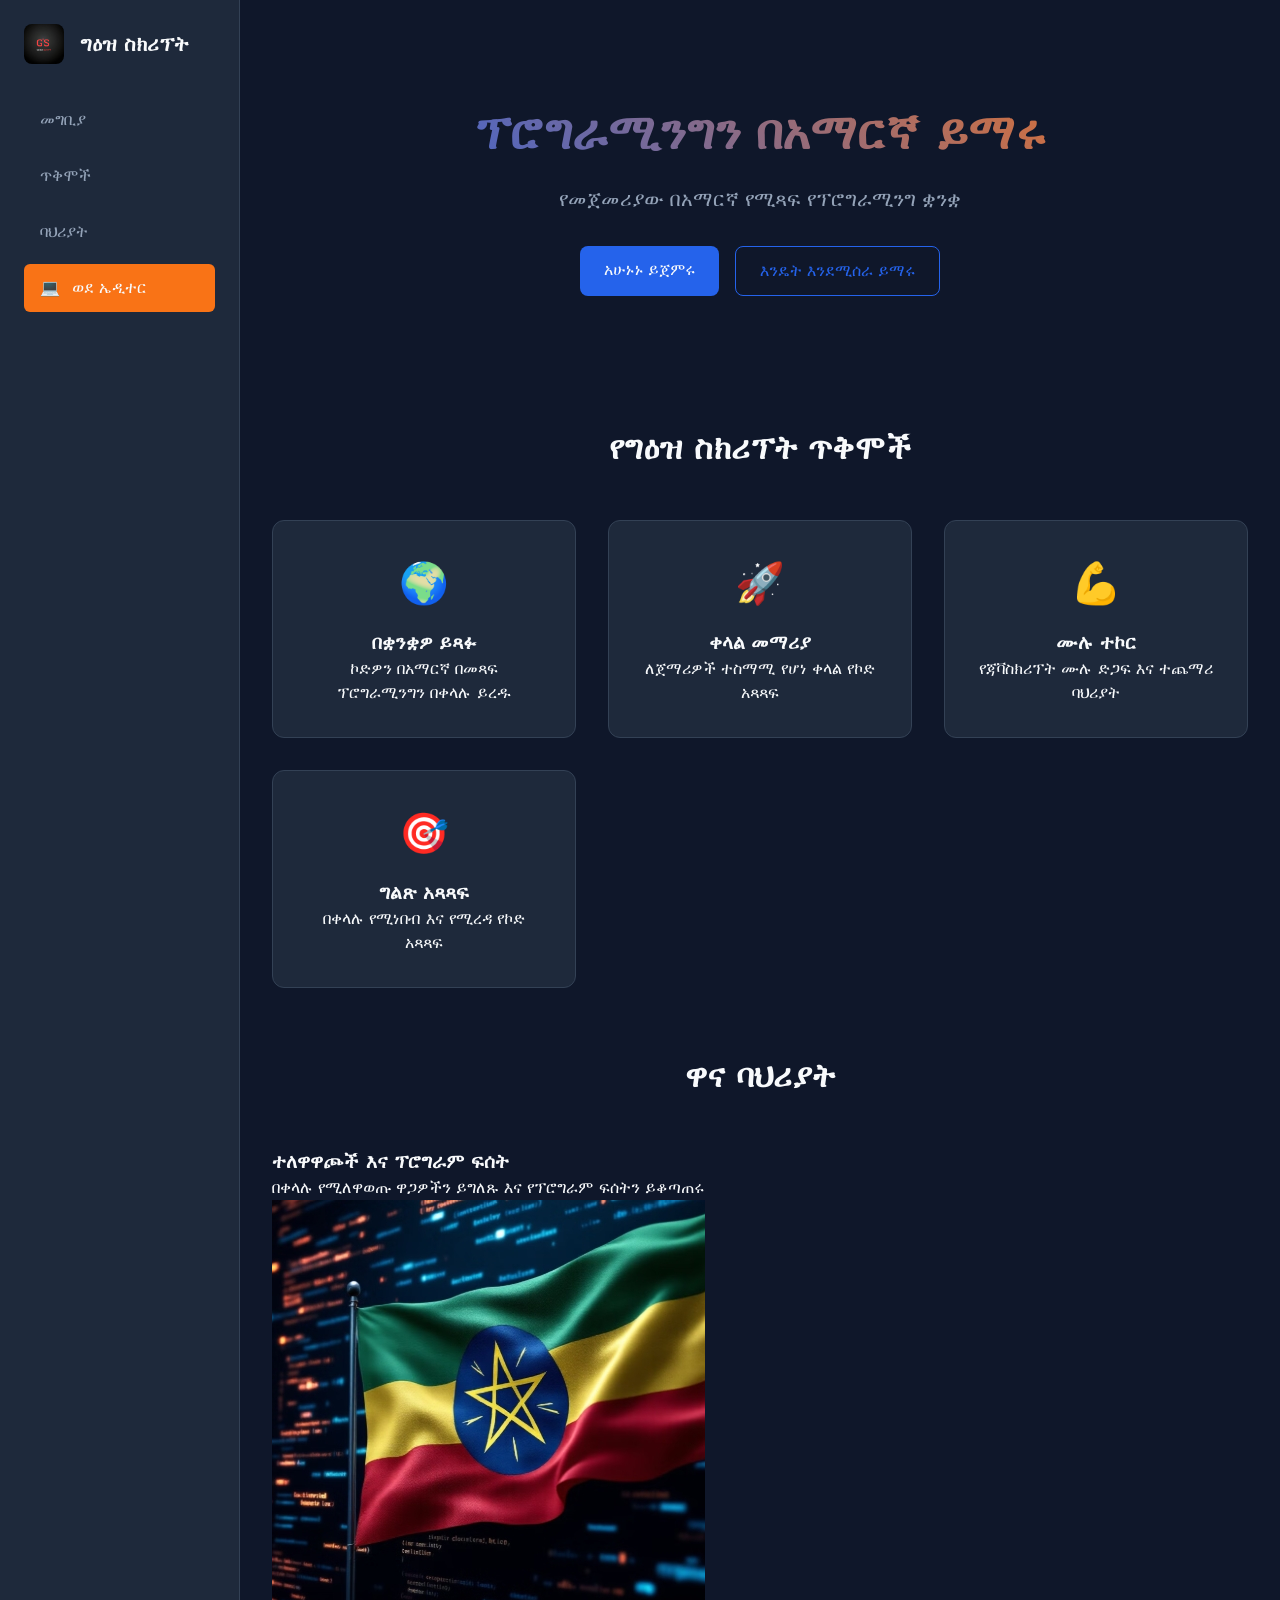
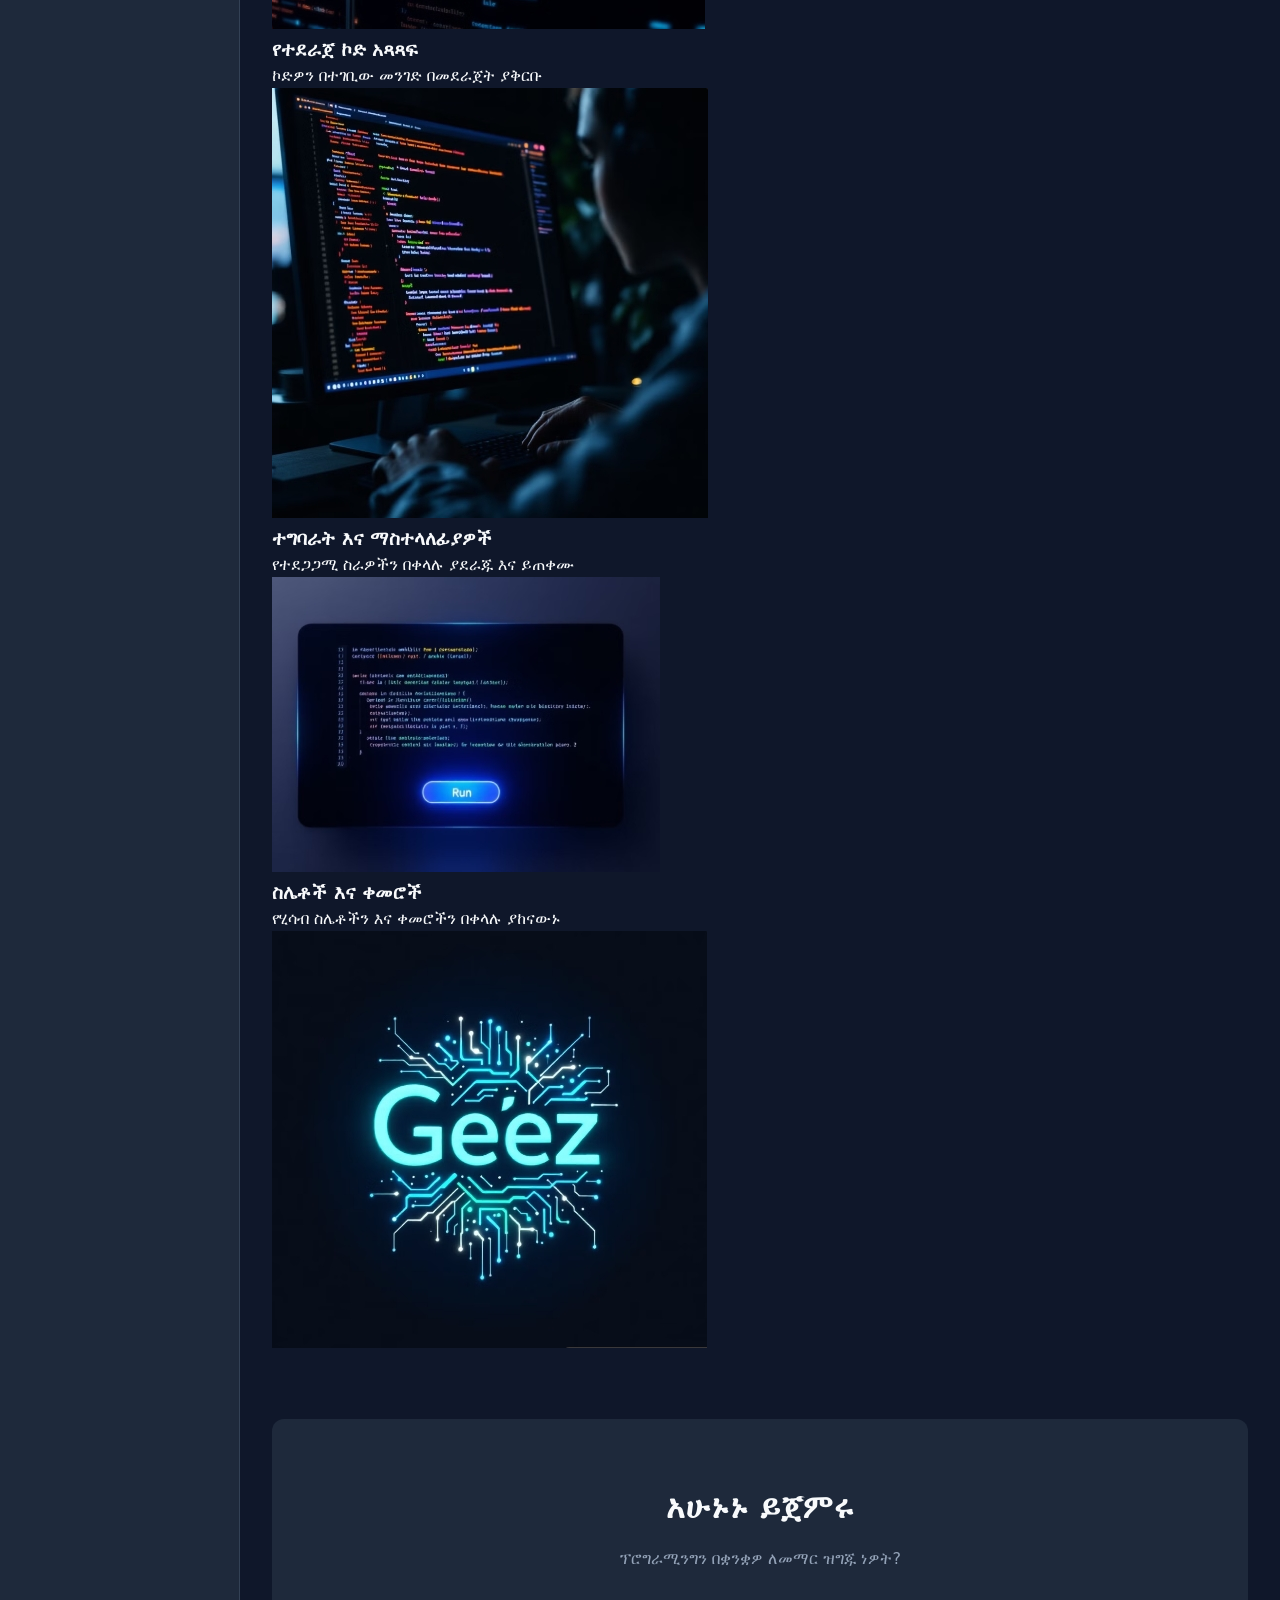
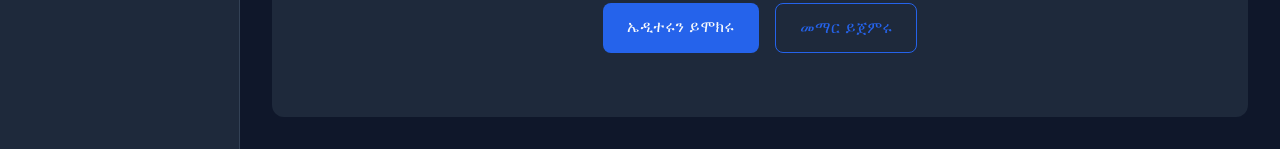
<file: index.html>
<!DOCTYPE html>
<html lang="am">
<head>
    <meta charset="UTF-8">
    <meta name="viewport" content="width=device-width, initial-scale=1.0">
    <title>ግዕዝ ስክሪፕት - የፕሮግራሚንግ ቋንቋ</title>
    <link rel="stylesheet" href="style.css">
</head>
<body>
    <div class="app-container">
        <!-- Sidebar -->
        <aside class="sidebar">
            <div class="logo-container">
                <img src="Gemini_Generated_Image_gel2zpgel2zpgel2.jpg" alt="Geez Script Logo">
                <h1>ግዕዝ ስክሪፕት</h1>
            </div>
            <nav class="nav-menu">
                <a href="#intro" class="nav-item">መግቢያ</a>
                <a href="#benefits" class="nav-item">ጥቅሞች</a>
                <a href="#features" class="nav-item">ባህሪያት</a>
                <a href="editor.html" class="nav-item editor-link">
                    <span>💻</span> ወደ ኤዲተር
                </a>
            </nav>
        </aside>

        <!-- Main Content -->
        <main class="landing-content">
            <!-- Hero Section -->
            <section id="intro" class="hero-section">
                <div class="hero-content">
                    <h1 class="hero-title">ፕሮግራሚንግን በአማርኛ ይማሩ</h1>
                    <p class="hero-subtitle">የመጀመሪያው በአማርኛ የሚጻፍ የፕሮግራሚንግ ቋንቋ</p>
                    <div class="hero-actions">
                        <a href="editor.html" class="primary-btn">አሁኑኑ ይጀምሩ</a>
                        <a href="tutorial.html" class="secondary-btn">እንዴት እንደሚሰራ ይማሩ</a>
                    </div>
                </div>
            </section>

            <!-- Benefits Section -->
            <section id="benefits" class="benefits-section">
                <h2 class="section-title">የግዕዝ ስክሪፕት ጥቅሞች</h2>
                <div class="benefits-grid">
                    <div class="benefit-card">
                        <span class="benefit-icon">🌍</span>
                        <h3>በቋንቋዎ ይጻፉ</h3>
                        <p>ኮድዎን በአማርኛ በመጻፍ ፕሮግራሚንግን በቀላሉ ይረዱ</p>
                    </div>
                    <div class="benefit-card">
                        <span class="benefit-icon">🚀</span>
                        <h3>ቀላል መማሪያ</h3>
                        <p>ለጀማሪዎች ተስማሚ የሆነ ቀላል የኮድ አጻጻፍ</p>
                    </div>
                    <div class="benefit-card">
                        <span class="benefit-icon">💪</span>
                        <h3>ሙሉ ተኮር</h3>
                        <p>የጃቫስክሪፕት ሙሉ ድጋፍ እና ተጨማሪ ባህሪያት</p>
                    </div>
                    <div class="benefit-card">
                        <span class="benefit-icon">🎯</span>
                        <h3>ግልጽ አጻጻፍ</h3>
                        <p>በቀላሉ የሚነበብ እና የሚረዳ የኮድ አጻጻፍ</p>
                    </div>
                </div>
            </section>

            <!-- Features Section -->
            <section id="features" class="features-section">
                <h2 class="section-title">ዋና ባህሪያት</h2>
                <div class="features-showcase">
                    <!-- Feature 1: Code Editor -->
                    <div class="feature-item">
                        <div class="feature-content">
                            <h3>ተለዋዋጮች እና ፕሮግራም ፍሰት</h3>
                            <p>በቀላሉ የሚለዋወጡ ዋጋዎችን ይግለጹ እና የፕሮግራም ፍሰትን ይቆጣጠሩ</p>
                        </div>
                        <div class="feature-image">
                            <img src="Screenshot_8-4-2025_5228_gamma.app.jpeg" alt="Code Editor Screenshot" loading="lazy">
                        </div>
                    </div>

                    <!-- Feature 2: Variables and Functions -->
                    <div class="feature-item reverse">
                        <div class="feature-content">
                            <h3>የተደራጀ ኮድ አጻጻፍ</h3>
                            <p>ኮድዎን በተገቢው መንገድ በመደራጀት ያቅርቡ</p>
                        </div>
                        <div class="feature-image">
                            <img src="Screenshot_8-4-2025_52317_gamma.app.jpeg" alt="Variables and Functions Screenshot" loading="lazy">
                        </div>
                    </div>

                    <!-- Feature 3: Control Flow -->
                    <div class="feature-item">
                        <div class="feature-content">
                            <h3>ተግባራት እና ማስተላለፊያዎች</h3>
                            <p>የተደጋጋሚ ስራዎችን በቀላሉ ያደራጁ እና ይጠቀሙ</p>
                        </div>
                        <div class="feature-image">
                            <img src="Screenshot_8-4-2025_52451_gamma.app.jpeg" alt="Control Flow Screenshot" loading="lazy">
                        </div>
                    </div>

                    <!-- Feature 4: Math Operations -->
                    <div class="feature-item reverse">
                        <div class="feature-content">
                            <h3>ስሌቶች እና ቀመሮች</h3>
                            <p>የሂሳብ ስሌቶችን እና ቀመሮችን በቀላሉ ያከናውኑ</p>
                        </div>
                        <div class="feature-image">
                            <img src="Screenshot_8-4-2025_52912_gamma.app.jpeg" alt="Math Operations Screenshot" loading="lazy">
                        </div>
                    </div>
                </div>
            </section>

            <!-- Call to Action -->
            <section class="cta-section">
                <h2>አሁኑኑ ይጀምሩ</h2>
                <p>ፕሮግራሚንግን በቋንቋዎ ለመማር ዝግጁ ነዎት?</p>
                <div class="cta-buttons">
                    <a href="editor.html" class="primary-btn">ኤዲተሩን ይሞክሩ</a>
                    <a href="tutorial.html" class="secondary-btn">መማር ይጀምሩ</a>
                </div>
            </section>
        </main>
    </div>
</body>
</html>
</file>
<file: style.css>
:root {
    --primary: #2563eb;
    --primary-dark: #1d4ed8;
    --surface: #1e293b;
    --surface-dark: #0f172a;
    --text: #f8fafc;
    --text-muted: #94a3b8;
    --border: #334155;
    --accent: #f97316;
    --error: #ef4444;
    --success: #22c55e;
}

* {
    margin: 0;
    padding: 0;
    box-sizing: border-box;
}

body {
    font-family: system-ui, -apple-system, sans-serif;
    background-color: var(--surface-dark);
    color: var(--text);
    line-height: 1.5;
}

.app-container {
    display: flex;
    min-height: 100vh;
}

/* Sidebar */
.sidebar {
    width: 240px;
    background-color: var(--surface);
    padding: 1.5rem;
    border-right: 1px solid var(--border);
}

.logo-container {
    display: flex;
    align-items: center;
    gap: 1rem;
    margin-bottom: 2rem;
}

.logo-container img {
    width: 40px;
    height: 40px;
    border-radius: 8px;
}

.logo-container h1 {
    font-size: 1.25rem;
    font-weight: 600;
}

.nav-menu {
    display: flex;
    flex-direction: column;
    gap: 0.5rem;
}

.nav-link {
    display: flex;
    align-items: center;
    gap: 0.75rem;
    padding: 0.75rem 1rem;
    color: var(--text-muted);
    text-decoration: none;
    border-radius: 6px;
    transition: all 0.2s;
}

.nav-link:hover, .nav-link.active {
    background-color: var(--primary);
    color: var(--text);
}

/* Main Content */
.main-content {
    flex: 1;
    padding: 2rem;
    overflow-y: auto;
}

.editor-header {
    display: flex;
    justify-content: space-between;
    align-items: center;
    margin-bottom: 1.5rem;
}

.file-info {
    display: flex;
    flex-direction: column;
}

.file-name {
    font-size: 1.25rem;
    font-weight: 600;
}

.file-type {
    color: var(--text-muted);
    font-size: 0.875rem;
}

/* Buttons */
.editor-actions {
    display: flex;
    gap: 1rem;
}

.action-btn {
    display: flex;
    align-items: center;
    gap: 0.5rem;
    padding: 0.75rem 1.25rem;
    border: 1px solid var(--border);
    background: transparent;
    color: var(--text);
    border-radius: 6px;
    cursor: pointer;
    transition: all 0.2s;
    font-size: 0.9rem;
}

.action-btn:hover {
    background-color: var(--surface);
}

.action-btn.primary {
    background-color: var(--primary);
    border-color: var(--primary);
}

.action-btn.primary:hover {
    background-color: var(--primary-dark);
}

.action-btn.secondary {
    background-color: var(--accent);
    border-color: var(--accent);
}

.action-btn.secondary:hover {
    opacity: 0.9;
}

/* Workspace Layout */
.workspace {
    display: grid;
    grid-template-columns: 1fr;
    gap: 1.5rem;
}

/* Code Editor */
.editor-section {
    background-color: var(--surface);
    border-radius: 8px;
    border: 1px solid var(--border);
    overflow: hidden;
}

.code-editor {
    position: relative;
    height: 400px;
}

.line-numbers {
    position: absolute;
    left: 0;
    top: 0;
    height: 100%;
    width: 50px;
    background-color: var(--surface-dark);
    border-right: 1px solid var(--border);
    color: var(--text-muted);
    text-align: right;
    padding: 1rem 0.5rem;
    -webkit-user-select: none;
    user-select: none;
    font-family: 'Fira Code', monospace;
    font-size: 0.9rem;
}

#input {
    position: absolute;
    left: 50px;
    top: 0;
    width: calc(100% - 50px);
    height: 100%;
    padding: 1rem;
    background-color: var(--surface);
    color: var(--text);
    border: none;
    font-family: 'Fira Code', monospace;
    font-size: 0.9rem;
    line-height: 1.6;
    resize: none;
    outline: none;
}

/* Output Section */
.output-section > * {
    margin-bottom: 1.5rem;
}

.output-section > *:last-child {
    margin-bottom: 0;
}

.output-container, .compiled-code {
    background-color: var(--surface);
    border-radius: 8px;
    border: 1px solid var(--border);
    overflow: hidden;
}

.output-header, .code-header {
    display: flex;
    justify-content: space-between;
    align-items: center;
    padding: 1rem;
    background-color: var(--surface-dark);
    border-bottom: 1px solid var(--border);
}

.status-message {
    font-size: 0.875rem;
    color: var(--success);
}

.status-message.error {
    color: var(--error);
}

.output-content, .compiled-content {
    padding: 1rem;
    min-height: 100px;
    max-height: 200px;
    overflow-y: auto;
    font-family: 'Fira Code', monospace;
    font-size: 0.9rem;
    color: var(--text);
    background-color: var(--surface);
}

.toggle-btn {
    padding: 0.5rem 1rem;
    background-color: var(--surface);
    border: 1px solid var(--border);
    color: var(--text);
    border-radius: 4px;
    cursor: pointer;
    font-size: 0.875rem;
    transition: all 0.2s;
}

.toggle-btn:hover {
    background-color: var(--surface-dark);
}

/* Responsive Design */
@media (max-width: 768px) {
    .app-container {
        flex-direction: column;
    }

    .sidebar {
        width: 100%;
        padding: 1rem;
    }

    .main-content {
        padding: 1rem;
    }

    .editor-header {
        flex-direction: column;
        gap: 1rem;
    }

    .editor-actions {
        width: 100%;
        justify-content: stretch;
    }

    .action-btn {
        flex: 1;
        justify-content: center;
    }
}

/* Add these styles for the tutorial page */
.tutorial-content {
    flex: 1;
    padding: 2rem;
    max-width: 1200px;
    margin: 0 auto;
}

.tutorial-section {
    margin-bottom: 4rem;
}

.section-header {
    display: flex;
    justify-content: space-between;
    align-items: center;
    margin-bottom: 2rem;
}

.section-number {
    font-size: 2.5rem;
    font-weight: bold;
    color: var(--primary);
    opacity: 0.5;
}

.content-box {
    background-color: var(--surface);
    border-radius: 12px;
    padding: 2rem;
    border: 1px solid var(--border);
}

.feature-grid {
    display: grid;
    grid-template-columns: repeat(auto-fit, minmax(250px, 1fr));
    gap: 2rem;
    margin-top: 2rem;
}

.feature-card {
    background-color: var(--surface-dark);
    padding: 2rem;
    border-radius: 8px;
    border: 1px solid var(--border);
    text-align: center;
}

.feature-icon {
    font-size: 2rem;
    margin-bottom: 1rem;
    display: block;
}

.code-example {
    margin-top: 2rem;
    background-color: var(--surface-dark);
    border-radius: 8px;
    overflow: hidden;
}

.example-header {
    display: flex;
    justify-content: space-between;
    align-items: center;
    padding: 1rem;
    background-color: var(--surface);
    border-bottom: 1px solid var(--border);
}

.run-btn {
    background-color: var(--primary);
    color: var(--text);
    border: none;
    padding: 0.5rem 1rem;
    border-radius: 4px;
    cursor: pointer;
    transition: all 0.2s;
}

.run-btn:hover {
    background-color: var(--primary-dark);
}

.code {
    padding: 1.5rem;
    margin: 0;
    background-color: var(--surface-dark);
    font-family: 'Fira Code', monospace;
    font-size: 0.9rem;
    line-height: 1.6;
}

.example-output {
    display: none;
    padding: 1rem;
    background-color: var(--surface);
    border-top: 1px solid var(--border);
    font-family: 'Fira Code', monospace;
}

/* Add styles for inline code */
code {
    background-color: var(--surface-dark);
    padding: 0.2rem 0.4rem;
    border-radius: 4px;
    font-family: 'Fira Code', monospace;
    font-size: 0.9rem;
}

/* Update sidebar styles for tutorial */
.nav-item {
    display: flex;
    align-items: center;
    gap: 0.75rem;
    padding: 0.75rem 1rem;
    color: var(--text-muted);
    text-decoration: none;
    border-radius: 6px;
    transition: all 0.2s;
}

.nav-item:hover, .nav-item.active {
    background-color: var(--primary);
    color: var(--text);
}

.editor-link {
    margin-top: auto;
    background-color: var(--accent);
    color: var(--text);
}

.editor-link:hover {
    background-color: var(--accent);
    opacity: 0.9;
}

/* Add webkit prefix for user-select */
.line-numbers {
    -webkit-user-select: none;
    user-select: none;
}

/* Add these styles for the keywords section */
.keywords-grid {
    display: grid;
    grid-template-columns: repeat(auto-fit, minmax(250px, 1fr));
    gap: 2rem;
}

.keyword-card {
    background-color: var(--surface-dark);
    padding: 1.5rem;
    border-radius: 8px;
    border: 1px solid var(--border);
}

.keyword-card h3 {
    margin-bottom: 1rem;
    color: var(--primary);
}

.keyword-list {
    list-style: none;
}

.keyword-list li {
    margin-bottom: 0.75rem;
    display: flex;
    align-items: center;
    gap: 0.5rem;
}

.keyword-list code {
    color: var(--accent);
}

.keyword-table {
    overflow-x: auto;
}

table {
    width: 100%;
    border-collapse: collapse;
    margin: 1rem 0;
}

th, td {
    padding: 0.75rem;
    text-align: left;
    border-bottom: 1px solid var(--border);
}

th {
    background-color: var(--surface-dark);
    color: var(--primary);
    font-weight: 600;
}

td code {
    color: var(--accent);
}

/* Add these styles for the landing page */
.landing-content {
    flex: 1;
    padding: 2rem;
    max-width: 1200px;
    margin: 0 auto;
}

.hero-section {
    text-align: center;
    padding: 4rem 0;
    margin-bottom: 4rem;
}

.hero-title {
    font-size: 3rem;
    margin-bottom: 1rem;
    background: linear-gradient(45deg, var(--primary), var(--accent));
    -webkit-background-clip: text;
    -webkit-text-fill-color: transparent;
}

.hero-subtitle {
    font-size: 1.25rem;
    color: var(--text-muted);
    margin-bottom: 2rem;
}

.hero-actions {
    display: flex;
    gap: 1rem;
    justify-content: center;
}

.primary-btn, .secondary-btn {
    padding: 0.75rem 1.5rem;
    border-radius: 8px;
    font-size: 1rem;
    text-decoration: none;
    transition: all 0.2s;
}

.primary-btn {
    background-color: var(--primary);
    color: var(--text);
}

.primary-btn:hover {
    background-color: var(--primary-dark);
}

.secondary-btn {
    border: 1px solid var(--primary);
    color: var(--primary);
}

.secondary-btn:hover {
    background-color: var(--primary);
    color: var(--text);
}

.section-title {
    text-align: center;
    margin-bottom: 3rem;
    font-size: 2rem;
}

.benefits-grid, .features-grid {
    display: grid;
    grid-template-columns: repeat(auto-fit, minmax(250px, 1fr));
    gap: 2rem;
    margin-bottom: 4rem;
}

.benefit-card, .feature-card {
    background-color: var(--surface);
    padding: 2rem;
    border-radius: 12px;
    text-align: center;
    border: 1px solid var(--border);
    transition: all 0.2s;
}

.benefit-card:hover, .feature-card:hover {
    transform: translateY(-5px);
    box-shadow: 0 10px 20px rgba(0, 0, 0, 0.1);
}

.benefit-icon {
    font-size: 2.5rem;
    margin-bottom: 1rem;
    display: block;
}

.cta-section {
    text-align: center;
    padding: 4rem 0;
    background-color: var(--surface);
    border-radius: 12px;
    margin-top: 4rem;
}

.cta-section h2 {
    font-size: 2rem;
    margin-bottom: 1rem;
}

.cta-section p {
    color: var(--text-muted);
    margin-bottom: 2rem;
}

.cta-buttons {
    display: flex;
    gap: 1rem;
    justify-content: center;
}
</file>
